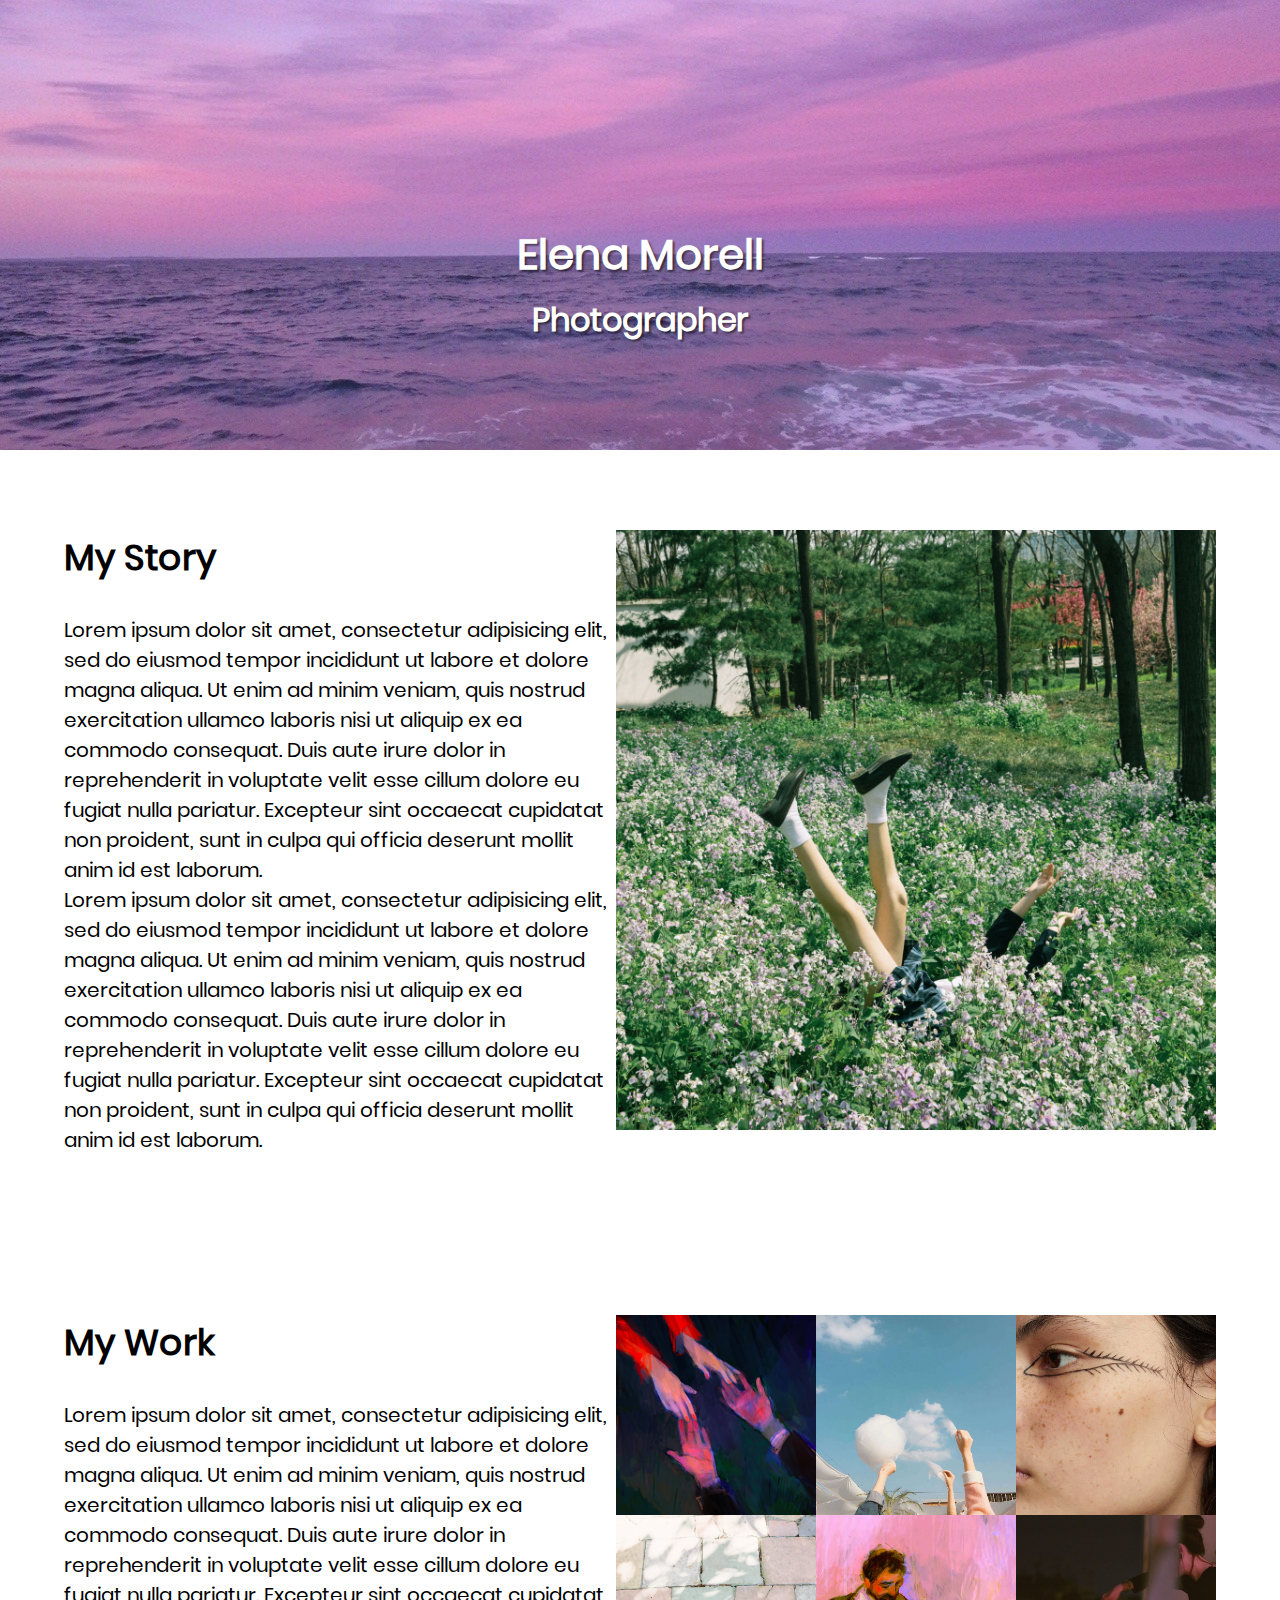
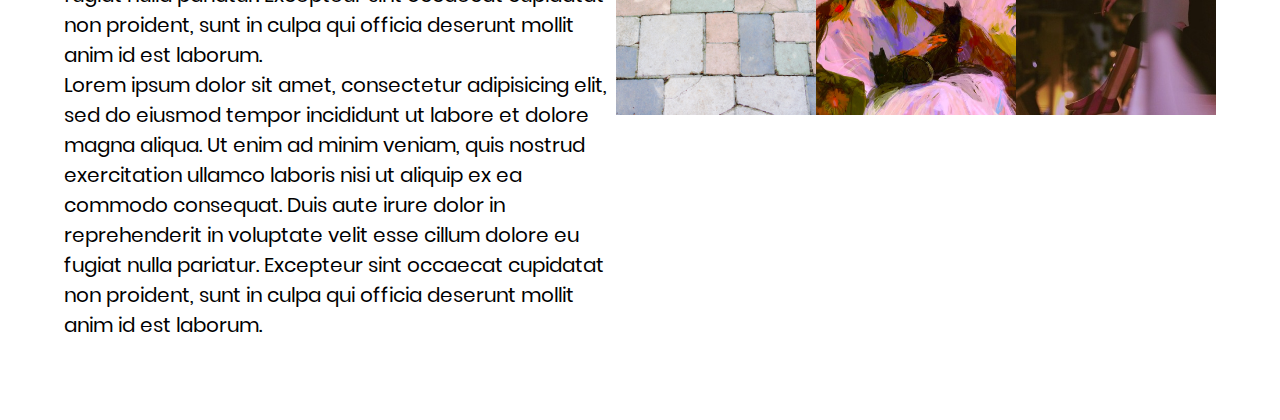
<file: barber.html>
<!DOCTYPE html>
<html lang="ja">

<head>
  <meta charset="UTF-8">
  <meta name="viewport" content="width=device-width, initial-scale=1.0">
  <link rel="stylesheet" href="./style.css">
  <title>Elena Morell</title>
</head>

<body>
  <main>
    <div class="banner">
      <img src="./img/photo-bg.jpg" alt="">
      <div class="author">
        <h1>Elena Morell</h1>
        <h3>Photographer</h3>
      </div>
    </div>
    <div class="story">
      <div class="story-description">
        <h3>My Story</h3>
        <p>Lorem ipsum dolor sit amet, consectetur adipisicing elit, sed do eiusmod tempor incididunt ut labore et
          dolore magna aliqua. Ut enim ad minim veniam, quis nostrud exercitation ullamco laboris nisi ut aliquip ex ea
          commodo consequat. Duis aute irure dolor in reprehenderit in voluptate velit esse cillum dolore eu fugiat
          nulla pariatur. Excepteur sint occaecat cupidatat non proident, sunt in culpa qui officia deserunt mollit anim
          id est laborum.
        </p>
        <p>Lorem ipsum dolor sit amet, consectetur adipisicing elit, sed do eiusmod tempor incididunt ut labore et
          dolore magna aliqua. Ut enim ad minim veniam, quis nostrud exercitation ullamco laboris nisi ut aliquip ex ea
          commodo consequat. Duis aute irure dolor in reprehenderit in voluptate velit esse cillum dolore eu fugiat
          nulla pariatur. Excepteur sint occaecat cupidatat non proident, sunt in culpa qui officia deserunt mollit anim
          id est laborum.
        </p>
      </div>
      <div class="profile">
        <img src="./img/photo-profile.jpg" width="600px" alt="profile">
      </div>
    </div>
    <div class="my-work">
      <div class="work-description">
        <h3>My Work</h3>
        <p>Lorem ipsum dolor sit amet, consectetur adipisicing elit, sed do eiusmod tempor incididunt ut labore et
          dolore magna aliqua. Ut enim ad minim veniam, quis nostrud exercitation ullamco laboris nisi ut aliquip ex ea
          commodo consequat. Duis aute irure dolor in reprehenderit in voluptate velit esse cillum dolore eu fugiat
          nulla pariatur. Excepteur sint occaecat cupidatat non proident, sunt in culpa qui officia deserunt mollit anim
          id est laborum.
        </p>
        <p>Lorem ipsum dolor sit amet, consectetur adipisicing elit, sed do eiusmod tempor incididunt ut labore et
          dolore magna aliqua. Ut enim ad minim veniam, quis nostrud exercitation ullamco laboris nisi ut aliquip ex ea
          commodo consequat. Duis aute irure dolor in reprehenderit in voluptate velit esse cillum dolore eu fugiat
          nulla pariatur. Excepteur sint occaecat cupidatat non proident, sunt in culpa qui officia deserunt mollit anim
          id est laborum.
        </p>
      </div>
      <div class="work-gallery">
        <img src="./img/photo-gallery-1.png" alt="">
        <img src="./img/photo-gallery-2.jpg" alt="">
        <img src="./img/photo-gallery-3.jpg" alt="">
        <img src="./img/photo-gallery-4.jpg" alt="">
        <img src="./img/photo-gallery-5.png" alt="">
        <img src="./img/photo-gallery-6.jpg" alt="">
      </div>
    </div>
  </main>

</body>

</html>
</file>
<file: style.css>
*,
::before,
::after {
  margin: 0;
  padding: 0;
  box-sizing: border-box;
}

@font-face {
  font-family: PopLight;
  src: url("./fonts/Poppins-Light.ttf")
}

@font-face {
  font-family: PopLight;
  src: url("./fonts/Poppins-Regular.ttf")
}

body {
  font-family: PopLight;
}

.portfolio {
  /* overflow: hidden; */
  color: white;
  background: radial-gradient(rgba(43, 55, 91, 1), rgba(11, 16, 35, 1));
}

nav {
  min-height: 10vh;
  width: 90%;
  margin: auto;
  display: flex;
  justify-content: space-between;
  align-items: center;
  padding: 20px 0px;
}

.logo {
  font-size: 20px;
}

.page {
  min-height: 90vh;
  display: grid;
  grid-template-columns: 5% 1fr 1fr 1fr 5%;
}

.chef,
.hairstyle {
  position: absolute;
  bottom: 0%;
  left: 0%;
  width: 100%;
  opacity: 0;
  pointer-events: none;
}

.hero {
  overflow: hidden;
  height: 500px;
  align-self: center;
  justify-self: center;
  display: flex;
}

.hero img {
  height: 500px;
  transition: transform 0.3s ease-out;
  cursor: pointer;
}

.hero a {
  display: flex;
}

.model-right {
  transform: translate(0%, 10%);
}

.model-left {
  transform: translate(0%, -10%);
}

.hero:hover .model-right {
  transform: translate(0%, 0%);
}

.hero:hover .model-left {
  transform: translate(0%, 0%);
}

.details {
  grid-column: 2/3;
  align-self: end;
}

.details h1 {
  font-size: 64px;
  font-family: PopRegular;
}

.details h2 {
  font-size: 42px;
  padding: 20px 0px;
}

.details p {
  font-size: 24px;
  padding: 20px 0px 50px 0px;
}

.pages {
  position: absolute;
  right: 5%;
  top: 50%;
  transform: translateY(-50%);
}

.pages>div {
  display: flex;
  align-items: center;
  justify-content: space-between;
}

.pages h3 {
  font-size: 24px;
  padding: 30px;
}

.pages svg {
  cursor: pointer;
  opacity: 0.5;
  transform: scale(2);
}

.pages svg:hover {
  animation: dot 0.5s ease-in-out infinite alternate;
}

.pages svg.active {
  opacity: 1;
}

@keyframes dot {
  0% {
    transform: scale(2);
  }

  100% {
    transform: scale(4);
  }
}

.banner {
  height: 50vh;
  width: 100%;
  position: relative;
}

.banner img {
  height: 100%;
  width: 100%;
  object-fit: cover;
  object-position: top;
}

.author {
  position: absolute;
  top: 70%;
  left: 50%;
  transform: translate(-50%, -70%);
  color: white;
  text-shadow: 2px 2px 2px rgba(0, 0, 0, 0.5);
  text-align: center;
}

.author h1 {
  font-size: 42px;
}

.author h3 {
  padding: 10px 0px;
  font-size: 32px;
}

.story,
.my-work {
  display: flex;
  justify-content: space-between;
  width: 90%;
  margin: auto;
  padding: 80px 0px;
}

.story-description,
.work-description {
  width: 50%;
}

.story-description h3,
.work-description h3 {
  font-size: 36px;
  padding-bottom: 30px;
}

.story-description p,
.work-description p {
  font-size: 20px;
  padding-bottom: 20px 0px;
}

.work-gallery {
  display: grid;
  grid-template-columns: repeat(3, 200px);
  /* grid-row-gap: 10px;
  grid-column-gap: 10px; */
  height: 100%;

}

.work-gallery img {
  width: 200px;
  height: 200px;
  object-fit: cover;
}

@media (max-width: 1024px) {
  .page {
    grid-template-columns: 5% 1fr 5%;
    grid-template-rows: 2fr 1fr;
    align-items: center;

  }

  .hero {
    grid-column: 2/3;
    height: auto;
  }

  .hero img {
    height: 500px;
  }

  .details {
    grid-row: 2/3;
    grid-column: 2/3;
    text-align: center;
  }

  .details h1 {
    font-size: 48px;
  }

  .details h2 {
    font-size: 38px;
  }

  .story,
  .my-work {
    flex-direction: column;
  }

  .story-description,
  .work-description {
    width: 100%;
  }

  .work-gallery {
    display: grid;
    grid-template-columns: repeat(auto-fit, minmax(200px, 1fr));
    height: 100%;

  }

  .profile {
    padding-top: 30px;
    text-align: center;
  }


}

@media (max-width: 768px) {
  /* .page {
    grid-template-rows: 2fr 1fr;
  } */

  .hero img {
    height: 300px;
  }

  .details h1 {
    font-size: 38px;
  }

  .details h2 {
    font-size: 28px;
  }
}

.nav-open {
  position: absolute;
  top: 0px;
  left: 0px;
  width: 100%;
  height: 50vh;
  background: white;
  z-index: 1;
  color: black;
  display: grid;
  grid-template-columns: 5% 1fr 1fr 5%;
  justify-items: center;
  align-items: center;
  text-align: center;
  transform: translateY(-100%);
}

.contact {
  grid-column: 2/3;
}

.nav-open h3 {
  font-size: 28px;
  padding-bottom: 40px;
}

.nav-open p {
  font-size: 18px;
}

.sociaL-Links img {
  padding: 0px 29px;
}

.logo,
.menu {
  z-index: 2;
}

.menu {
  cursor: pointer;
}
</file>
